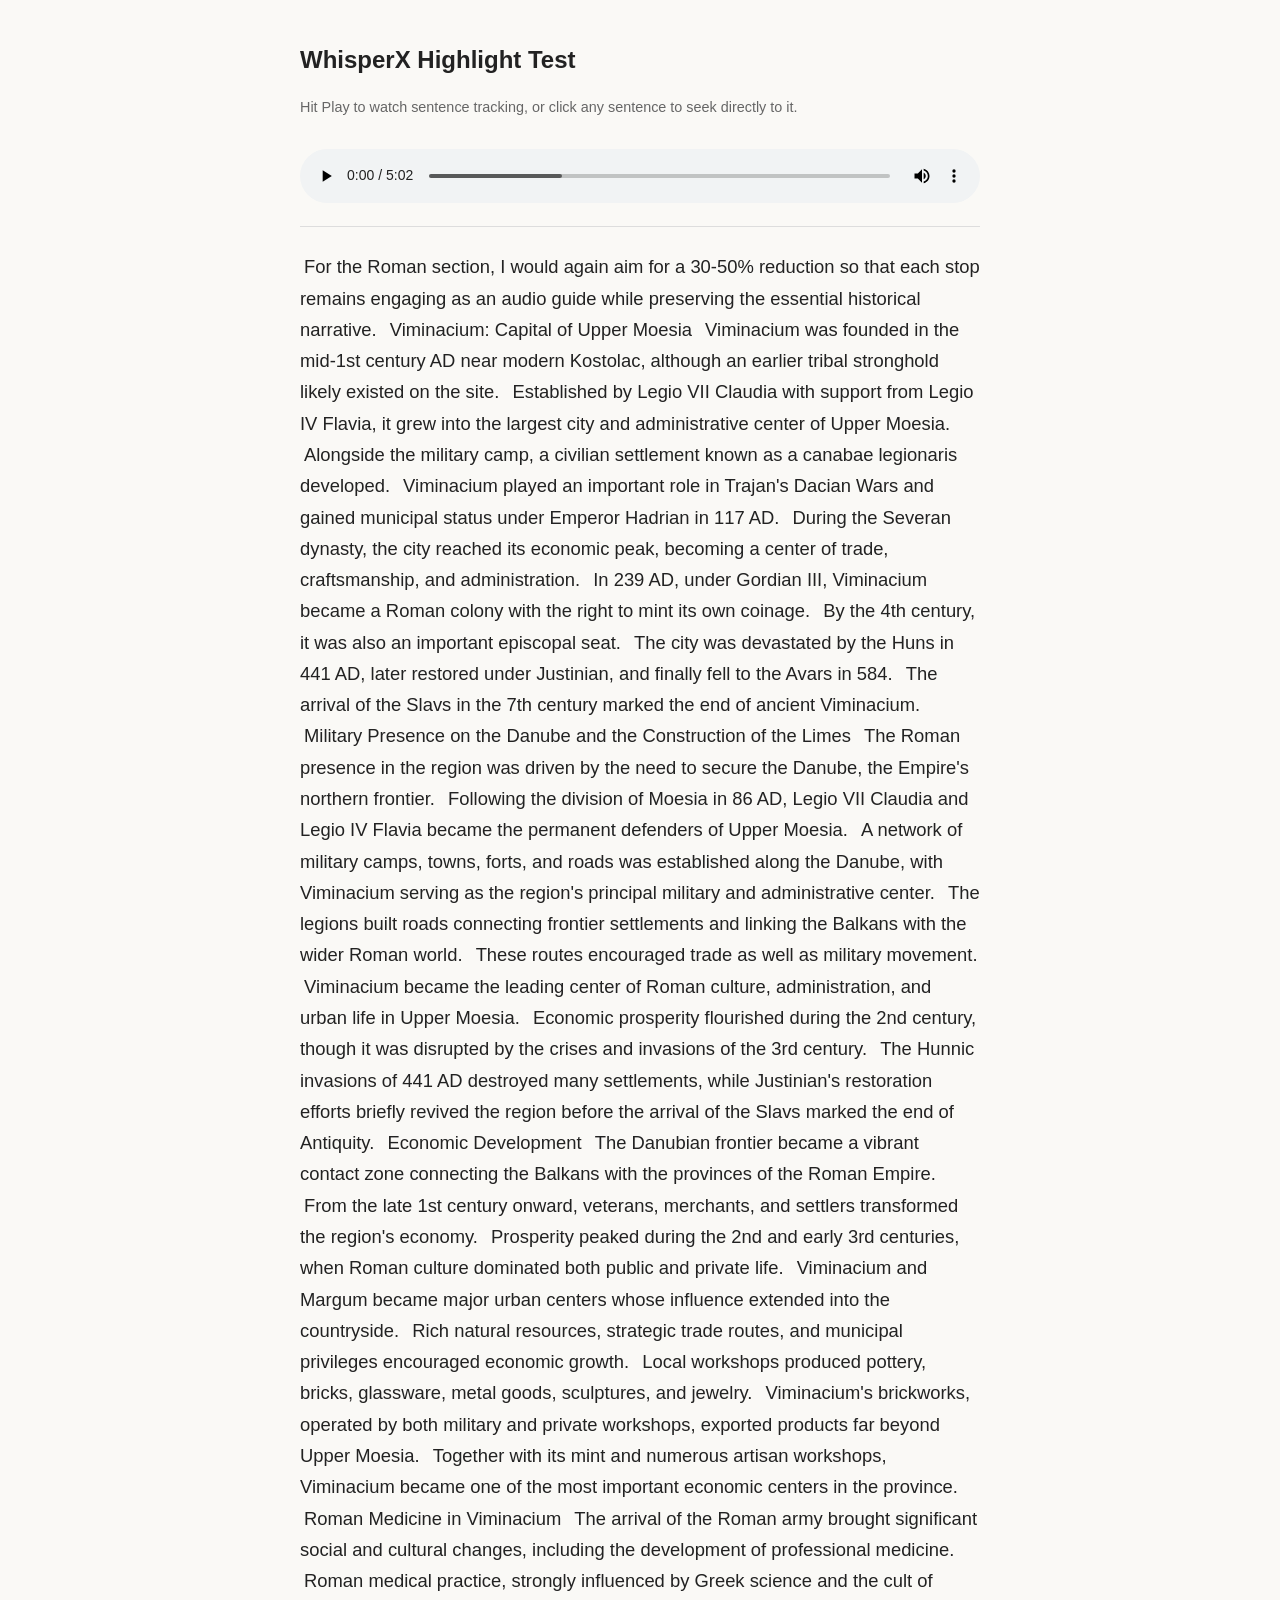
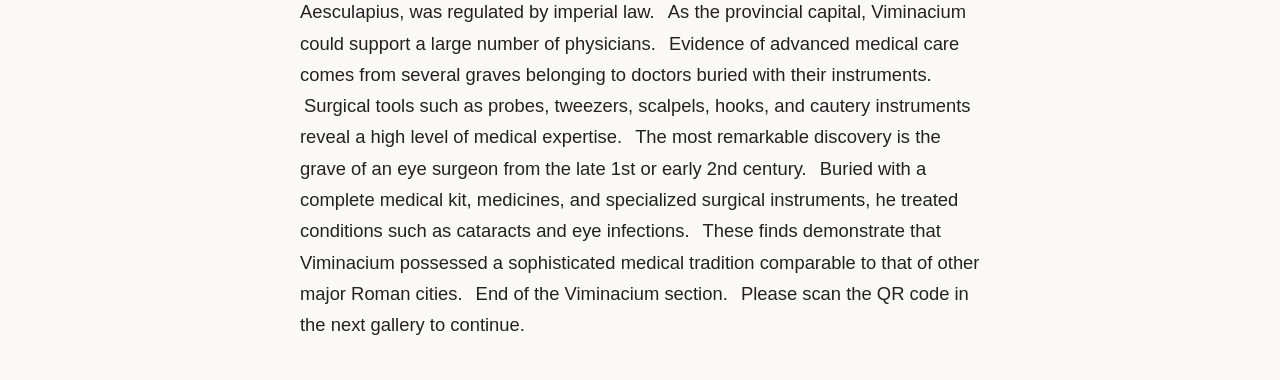
<file: test_player.html>
<!DOCTYPE html>
<html lang="en">

<head>
    <meta charset="UTF-8">
    <meta name="viewport" content="width=device-width, initial-scale=1.0">
    <title>WhisperX Highlight Test</title>
    <style>
        body {
            font-family: -apple-system, BlinkMacSystemFont, "Segoe UI", Roboto, sans-serif;
            max-width: 680px;
            margin: 40px auto;
            padding: 0 20px;
            line-height: 1.7;
            background-color: #faf9f6;
            color: #222;
        }

        h2 {
            margin-bottom: 8px;
        }

        .player-box {
            position: sticky;
            top: 0;
            background: #faf9f6;
            padding: 15px 0;
            border-bottom: 1px solid #ddd;
            margin-bottom: 24px;
        }

        audio {
            width: 100%;
        }

        #transcript {
            font-size: 1.15rem;
        }

        /* Sentence highlight bookmark */
        .cue {
            transition: background-color 0.2s ease, opacity 0.2s ease;
            padding: 2px 4px;
            border-radius: 4px;
            cursor: pointer;
        }

        .cue:hover {
            text-decoration: underline;
        }

        .cue.active {
            background-color: rgba(198, 93, 59, 0.18);
            border-left: 3px solid #C65D3B;
            font-weight: 500;
        }
    </style>
</head>

<body>

    <h2>WhisperX Highlight Test</h2>
    <p style="color: #666; font-size: 0.9rem;">
        Hit Play to watch sentence tracking, or click any sentence to seek directly to it.
    </p>

    <div class="player-box">
        <audio id="audio" controls src="audio_output/introduction.mp3"></audio>
    </div>

    <div id="transcript">Loading cues...</div>

    <script>
        const audio = document.getElementById('audio');
        const transcript = document.getElementById('transcript');

        // 1. Fetch the WhisperX cues
        fetch('audio_output/introduction_cues.json')
            .then(res => res.json())
            .then(cues => {
                transcript.innerHTML = '';

                // 2. Render each cue with data attributes
                cues.forEach((cue, index) => {
                    const span = document.createElement('span');
                    span.className = 'cue';
                    span.id = `cue-${index}`;
                    span.dataset.start = cue.start;
                    span.dataset.end = cue.end;
                    span.textContent = cue.text + ' ';
                    transcript.appendChild(span);
                });

                // 3. Sync highlighting on timeupdate
                audio.addEventListener('timeupdate', () => {
                    const now = audio.currentTime;
                    const cueElements = transcript.querySelectorAll('.cue');

                    cueElements.forEach(el => {
                        const start = parseFloat(el.dataset.start);
                        const end = parseFloat(el.dataset.end);
                        if (now >= start && now <= end) {
                            el.classList.add('active');
                        } else {
                            el.classList.remove('active');
                        }
                    });
                });

                // 4. Tap-to-seek: clicking any sentence seeks audio immediately
                transcript.addEventListener('click', (e) => {
                    const clicked = e.target.closest('.cue');
                    if (clicked && clicked.dataset.start) {
                        audio.currentTime = parseFloat(clicked.dataset.start);
                        audio.play();
                    }
                });
            })
            .catch(err => {
                transcript.textContent = 'Failed to load cues: ' + err;
            });
    </script>
</body>

</html>
</file>
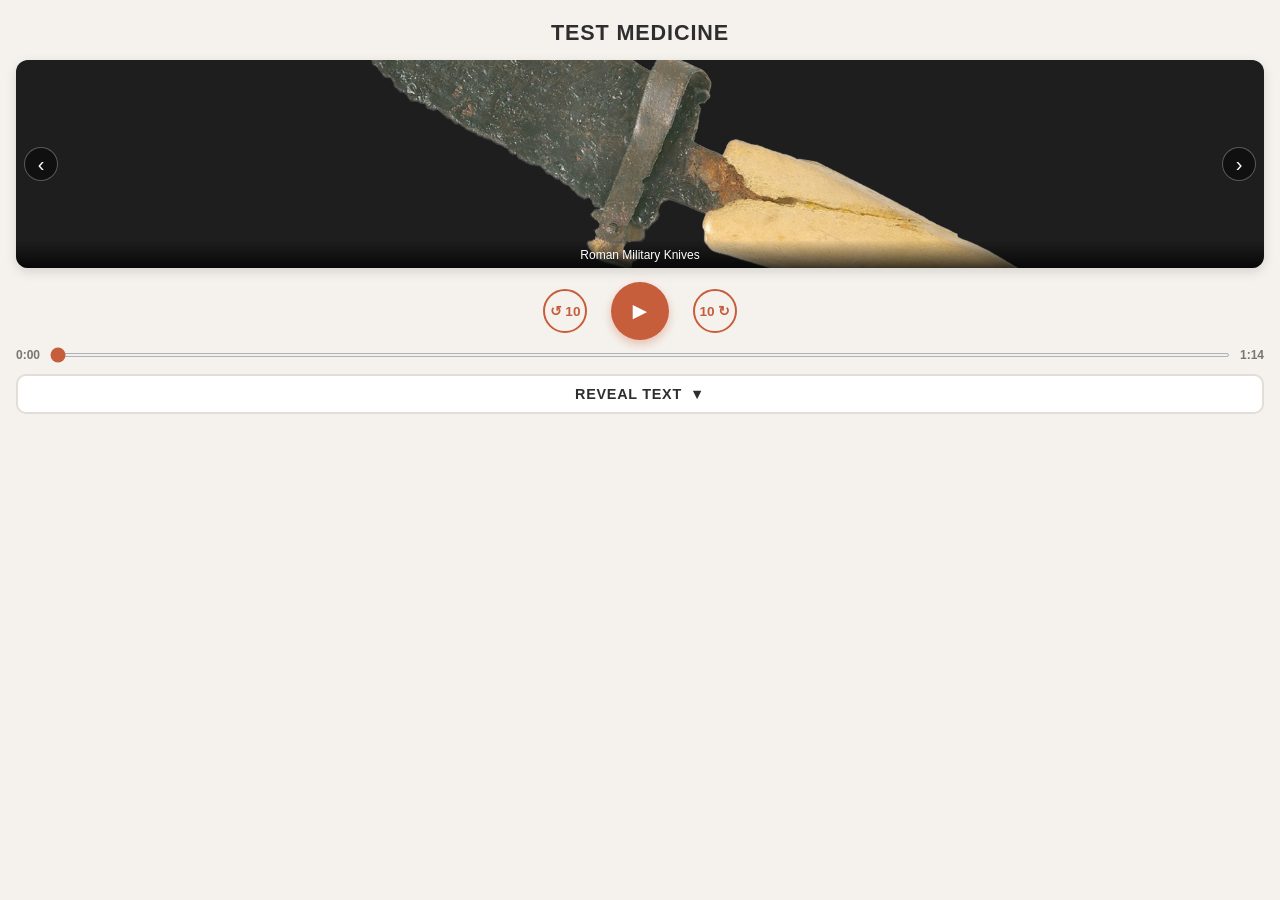
<file: test_player_v3.html>
<!DOCTYPE html>
<html lang="en">
<head>
  <meta charset="UTF-8">
  <meta name="viewport" content="width=device-width, initial-scale=1.0, maximum-scale=1.0, user-scalable=no">
  <title>Test Medicine</title>
  <style>
    :root {
      --primary-accent: #C65D3B;
      --bg-cream: #F5F2ED;
      --card-bg: #FFFFFF;
      --text-dark: #2E2E2E;
      --text-muted: #7A7570;
      --border-subtle: #E2DDD6;
    }
    * { box-sizing: border-box; margin: 0; padding: 0; -webkit-tap-highlight-color: transparent; }
    body {
      font-family: -apple-system, BlinkMacSystemFont, "Segoe UI", Roboto, Helvetica, Arial, sans-serif;
      background-color: var(--bg-cream);
      margin: 0;
      padding: 0;
      width: 100%;
      height: 100dvh;
      overflow: hidden;
    }
    .phone-simulator {
      width: 100%;
      height: 100dvh;
      background-color: var(--bg-cream);
      display: flex;
      flex-direction: column;
      position: relative;
      overflow: hidden;
    }
    .screen-content {
      padding: 20px 16px 16px;
      display: flex;
      flex-direction: column;
      width: 100%;
      height: 100%;
      overflow: hidden;
    }
    .header-title { text-align: center; margin-bottom: 14px; }
    .header-title h1 {
      font-size: 1.35rem;
      font-weight: 800;
      letter-spacing: 0.04em;
      color: var(--text-dark);
      text-transform: uppercase;
    }
    .slide-media-stage {
      position: relative;
      width: 100%;
      height: 13rem;
      border-radius: 12px;
      overflow: hidden;
      background-color: #1e1e1e;
      margin-bottom: 14px;
      transition: height 0.35s cubic-bezier(0.4, 0, 0.2, 1);
      flex-shrink: 0;
      box-shadow: 0 4px 12px rgba(0,0,0,0.12);
    }
    .phone-simulator.text-expanded .slide-media-stage {
      height: 6.8rem;
      margin-bottom: 8px;
    }
    .stage-img {
      width: 100%;
      height: 100%;
      object-fit: cover;
      transition: opacity 0.25s ease-in-out;
    }
    .stage-caption {
      position: absolute;
      bottom: 0; left: 0; right: 0;
      background: linear-gradient(transparent, rgba(0,0,0,0.75));
      color: #FFF;
      font-size: 0.75rem;
      padding: 8px 10px 6px;
      text-align: center;
      pointer-events: none;
      white-space: nowrap;
      overflow: hidden;
      text-overflow: ellipsis;
    }
    .stage-nav {
      position: absolute;
      top: 50%;
      transform: translateY(-50%);
      width: 34px; height: 34px;
      background: rgba(0,0,0,0.45);
      border: 1px solid rgba(255,255,255,0.3);
      color: #fff;
      border-radius: 50%;
      cursor: pointer;
      display: flex;
      align-items: center;
      justify-content: center;
      font-size: 1.25rem;
      z-index: 5;
    }
    .stage-nav:hover { background: rgba(0,0,0,0.75); }
    .stage-nav.prev { left: 8px; }
    .stage-nav.next { right: 8px; }
    .audio-control-cluster {
      display: flex;
      flex-direction: column;
      align-items: center;
      margin-bottom: 12px;
      flex-shrink: 0;
    }
    .btn-row {
      display: flex;
      align-items: center;
      justify-content: center;
      gap: 24px;
      margin-bottom: 8px;
    }
    .btn-skip {
      background: none;
      border: 2px solid var(--primary-accent);
      color: var(--primary-accent);
      width: 44px; height: 44px;
      border-radius: 50%;
      font-size: 0.85rem;
      font-weight: 700;
      cursor: pointer;
      display: flex;
      align-items: center;
      justify-content: center;
    }
    .btn-skip:active { background: var(--primary-accent); color: #FFF; }
    .btn-play-pause {
      background: var(--primary-accent);
      border: none;
      color: #FFF;
      width: 58px; height: 58px;
      border-radius: 50%;
      font-size: 1.5rem;
      cursor: pointer;
      display: flex;
      align-items: center;
      justify-content: center;
      box-shadow: 0 4px 10px rgba(198, 93, 59, 0.35);
    }
    .timeline-row {
      width: 100%;
      display: flex;
      align-items: center;
      gap: 10px;
      font-size: 0.75rem;
      font-weight: 600;
      color: var(--text-muted);
    }
    .time-scrubber {
      flex: 1;
      accent-color: var(--primary-accent);
      height: 4px;
      cursor: pointer;
    }
    .toggle-transcript {
      width: 100%;
      padding: 10px 14px;
      background: #FFF;
      border: 2px solid var(--border-subtle);
      border-radius: 10px;
      font-size: 0.9rem;
      font-weight: 800;
      letter-spacing: 0.05em;
      color: var(--text-dark);
      cursor: pointer;
      display: flex;
      align-items: center;
      justify-content: center;
      gap: 8px;
      margin-bottom: 8px;
      flex-shrink: 0;
    }
    .transcript-drawer {
      display: none;
      flex: 1;
      overflow-y: auto;
      -webkit-overflow-scrolling: touch;
      background: var(--card-bg);
      border-radius: 12px;
      padding: 14px 16px;
      border: 1px solid var(--border-subtle);
      line-height: 1.6;
      font-size: 0.95rem;
      color: #333;
    }
    .phone-simulator.text-expanded .transcript-drawer { display: block; }
    .transcript-drawer p { margin-bottom: 0.85rem; }
    .transcript-drawer p:last-child { margin-bottom: 0; }
    .cue {
      transition: background-color 0.2s ease;
      padding: 2px 4px;
      border-radius: 4px;
      cursor: pointer;
    }
    .cue.active {
      background-color: rgba(198, 93, 59, 0.16);
      box-shadow: -3px 0 0 var(--primary-accent);
      font-weight: 600;
      color: #111;
    }
  </style>
</head>
<body>
<div class="phone-simulator" id="simulator">
  <div class="screen-content">
    <div class="header-title"><h1>Test Medicine</h1></div>
    <div class="slide-media-stage">
      <button class="stage-nav prev" id="prev-artifact" aria-label="Previous artifact">&lsaquo;</button>
      <img class="stage-img" id="stage-img" src="images/vim_knife-x3.webp" alt="Artifact">
      <button class="stage-nav next" id="next-artifact" aria-label="Next artifact">&rsaquo;</button>
      <span class="stage-caption" id="stage-caption">Roman Military Knives</span>
    </div>
    <div class="audio-control-cluster">
      <div class="btn-row">
        <button class="btn-skip" id="btn-back">&#8634; 10</button>
        <button class="btn-play-pause" id="btn-play">&#9658;</button>
        <button class="btn-skip" id="btn-fwd">10 &#8635;</button>
      </div>
      <div class="timeline-row">
        <span id="time-current">0:00</span>
        <input type="range" class="time-scrubber" id="scrubber" min="0" value="0" step="0.1">
        <span id="time-duration">0:00</span>
      </div>
    </div>
    <audio id="audio-el" src="audio_output/test_medicine.mp3" preload="metadata"></audio>
    <button class="toggle-transcript" id="toggle-btn" aria-expanded="false">
      <span id="toggle-label">REVEAL TEXT</span>
      <span class="arrow-icon" id="toggle-arrow">&#9660;</span>
    </button>
    <div class="transcript-drawer" id="drawer">
      <div id="transcript-body"></div>
    </div>
  </div>
</div>
<script>
  const STOP_DATA = {
  "id": "test_medicine",
  "room": "viminacium",
  "title": "Test Medicine",
  "audio": "audio_output/test_medicine.mp3",
  "images": [
    {
      "start": 0.0,
      "end": 24.34,
      "src": "images/vim_knife-x3.webp",
      "caption": "Roman Military Knives"
    },
    {
      "start": 24.34,
      "end": 49.21,
      "src": "images/vim_medicine-x3.webp",
      "caption": "Roman Surgical Instruments"
    },
    {
      "start": 49.21,
      "end": 74.05,
      "src": "images/vim-coins-x2.webp",
      "caption": "Roman Imperial Coinage"
    }
  ],
  "cues": [
    {
      "p": 0,
      "start": 0.47,
      "end": 9.21,
      "text": "Legionaries stationed along the Danube frontier carried sturdy iron knives as essential multipurpose tools for both camp life and combat."
    },
    {
      "p": 0,
      "start": 9.91,
      "end": 15.56,
      "text": "These blades were used for preparing rations, repairing leather gear, and close-quarters defense."
    },
    {
      "p": 0,
      "start": 16.3,
      "end": 23.22,
      "text": "The preserved handles and sheaths from Viminacium reflect the standardized craftsmanship of Roman military workshops."
    },
    {
      "p": 1,
      "start": 24.34,
      "end": 32.27,
      "text": "Roman military doctors, known as medici-chirurgi, treated battlefield injuries using specialized bronze and iron instruments."
    },
    {
      "p": 1,
      "start": 33.09,
      "end": 41.5,
      "text": "Excavations at Viminacium have uncovered scalpels, tweezers, double-ended probes, and delicate needles designed for intricate procedures."
    },
    {
      "p": 1,
      "start": 42.26,
      "end": 48.18,
      "text": "These finds demonstrate an advanced understanding of anatomy and field surgery within the imperial army."
    },
    {
      "p": 2,
      "start": 49.21,
      "end": 56.0,
      "text": "Coinage served as the lifeblood of the Roman frontier economy, funding legionary pay and daily trade across Moesia."
    },
    {
      "p": 2,
      "start": 56.78,
      "end": 64.58,
      "text": "Silver denarii and bronze sestertii minted under various emperors circulated widely through the military camp and civilian settlement."
    },
    {
      "p": 2,
      "start": 65.32,
      "end": 73.35,
      "text": "Beyond their monetary value, the portraits and inscriptions on these coins broadcast imperial authority to every corner of the empire."
    }
  ]
};
  const simulator = document.getElementById('simulator');
  const audio = document.getElementById('audio-el');
  const playBtn = document.getElementById('btn-play');
  const backBtn = document.getElementById('btn-back');
  const fwdBtn = document.getElementById('btn-fwd');
  const scrubber = document.getElementById('scrubber');
  const timeCur = document.getElementById('time-current');
  const timeDur = document.getElementById('time-duration');
  const toggleBtn = document.getElementById('toggle-btn');
  const toggleLabel = document.getElementById('toggle-label');
  const toggleArrow = document.getElementById('toggle-arrow');
  const transcriptBody = document.getElementById('transcript-body');
  const stageImg = document.getElementById('stage-img');
  const stageCaption = document.getElementById('stage-caption');
  const nextArtifactBtn = document.getElementById('next-artifact');
  const prevArtifactBtn = document.getElementById('prev-artifact');

  function formatTime(sec) {
    if (isNaN(sec)) return "0:00";
    const m = Math.floor(sec / 60);
    const s = Math.floor(sec % 60);
    return m + ":" + (s < 10 ? "0" : "") + s;
  }

  const paraMap = new Map();
  STOP_DATA.cues.forEach((cue) => {
    const pIdx = cue.p ?? 0;
    if (!paraMap.has(pIdx)) {
      const pEl = document.createElement('p');
      paraMap.set(pIdx, pEl);
      transcriptBody.appendChild(pEl);
    }
    const span = document.createElement('span');
    span.className = 'cue';
    span.dataset.start = cue.start;
    span.dataset.end = cue.end;
    span.textContent = cue.text + ' ';
    paraMap.get(pIdx).appendChild(span);
  });

  playBtn.addEventListener('click', () => {
    if (audio.paused) audio.play();
    else audio.pause();
  });
  audio.addEventListener('play', () => { playBtn.innerHTML = '&#10074;&#10074;'; });
  audio.addEventListener('pause', () => { playBtn.innerHTML = '&#9658;'; });

  backBtn.addEventListener('click', () => { audio.currentTime = Math.max(0, audio.currentTime - 10); });
  fwdBtn.addEventListener('click', () => { audio.currentTime = Math.min(audio.duration || 9999, audio.currentTime + 10); });

  audio.addEventListener('loadedmetadata', () => {
    scrubber.max = audio.duration || 100;
    timeDur.textContent = formatTime(audio.duration);
  });

  let isScrubbing = false;
  scrubber.addEventListener('input', () => {
    isScrubbing = true;
    timeCur.textContent = formatTime(scrubber.value);
  });
  scrubber.addEventListener('change', () => {
    audio.currentTime = parseFloat(scrubber.value);
    isScrubbing = false;
  });

  audio.addEventListener('timeupdate', () => {
    const t = audio.currentTime;
    if (!isScrubbing) {
      scrubber.value = t;
      timeCur.textContent = formatTime(t);
    }
    if (STOP_DATA.images && STOP_DATA.images.length > 0) {
      const activeImg = STOP_DATA.images.find(img => t >= img.start && t <= img.end);
      if (activeImg && stageImg.dataset.currentSrc !== activeImg.src) {
        stageImg.style.opacity = '0.25';
        setTimeout(() => {
          stageImg.src = activeImg.src;
          stageImg.dataset.currentSrc = activeImg.src;
          stageImg.style.opacity = '1';
          stageCaption.textContent = activeImg.caption || '';
        }, 140);
      }
    }
    transcriptBody.querySelectorAll('.cue').forEach(cue => {
      const start = parseFloat(cue.dataset.start);
      const end = parseFloat(cue.dataset.end);
      cue.classList.toggle('active', t >= start && t <= end);
    });
  });

  nextArtifactBtn.addEventListener('click', () => {
    const next = STOP_DATA.images.find(img => img.start > audio.currentTime + 0.5);
    if (next) { audio.currentTime = next.start; audio.play(); }
  });

  prevArtifactBtn.addEventListener('click', () => {
    const t = audio.currentTime;
    const curIdx = STOP_DATA.images.findIndex((img, i) => {
      const next = STOP_DATA.images[i + 1];
      return t >= img.start && (!next || t < next.start);
    });
    if (curIdx > 0 && (t - STOP_DATA.images[curIdx].start < 3.0)) {
      audio.currentTime = STOP_DATA.images[curIdx - 1].start;
    } else if (curIdx >= 0) {
      audio.currentTime = STOP_DATA.images[curIdx].start;
    }
    audio.play();
  });

  toggleBtn.addEventListener('click', () => {
    const isExpanded = simulator.classList.toggle('text-expanded');
    toggleBtn.setAttribute('aria-expanded', isExpanded);
    toggleLabel.textContent = isExpanded ? 'HIDE TEXT' : 'REVEAL TEXT';
    toggleArrow.innerHTML = isExpanded ? '&#9650;' : '&#9660;';
    if (isExpanded) {
      const activeCue = transcriptBody.querySelector('.cue.active');
      if (activeCue) activeCue.scrollIntoView({ behavior: 'smooth', block: 'center' });
    }
  });

  transcriptBody.addEventListener('click', (e) => {
    const cue = e.target.closest('.cue');
    if (cue && cue.dataset.start !== undefined) {
      audio.currentTime = parseFloat(cue.dataset.start);
      audio.play();
    }
  });
</script>
</body>
</html>
</file>
